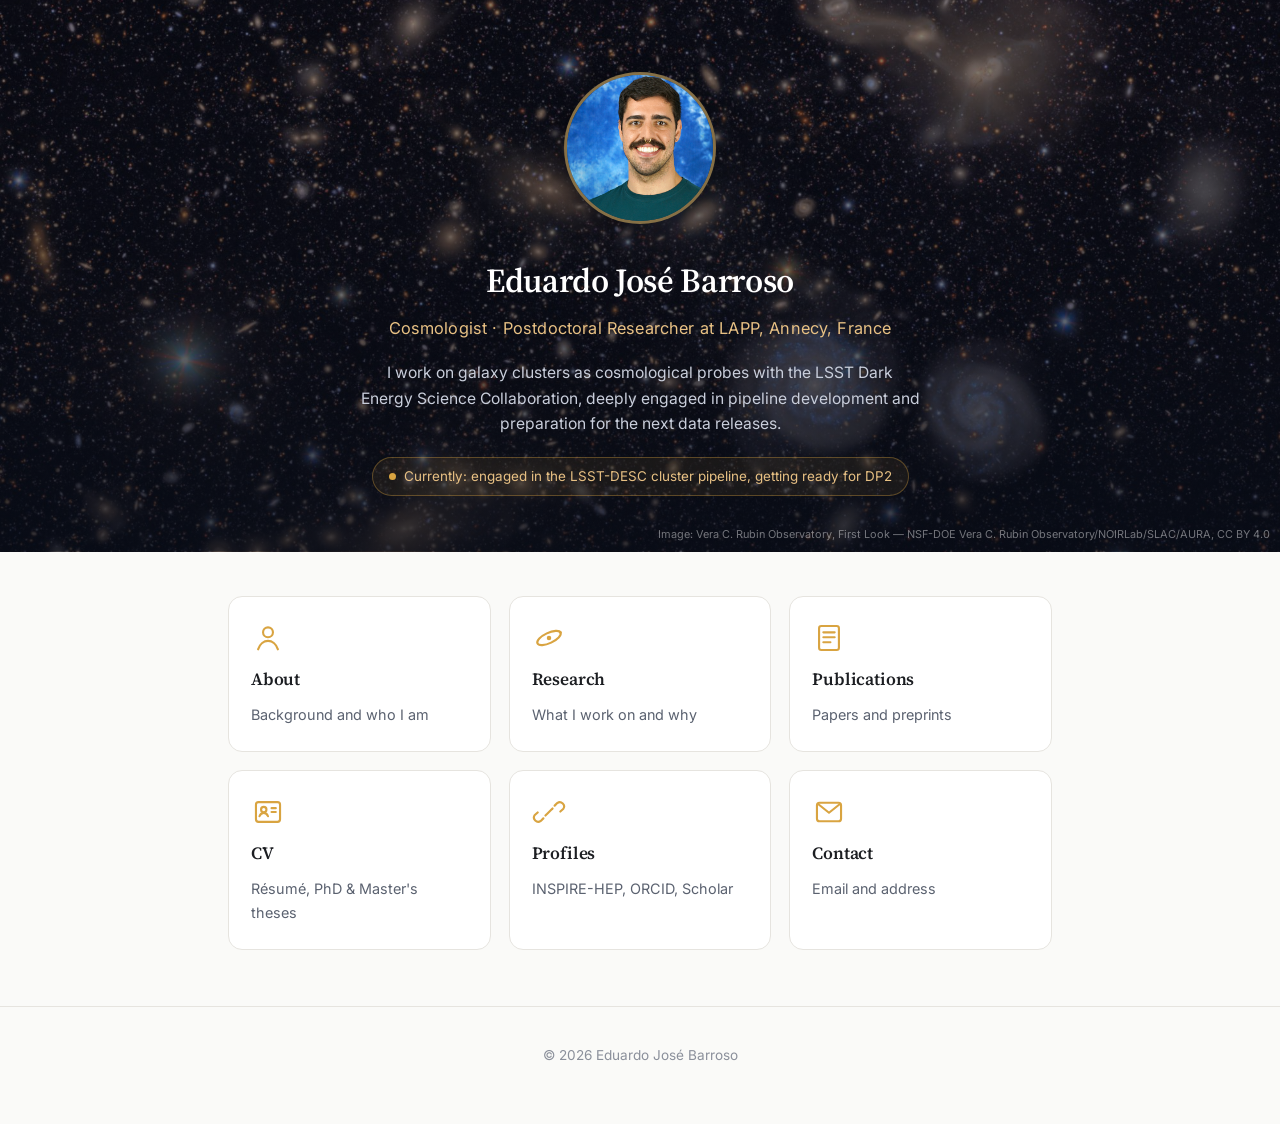
<file: index.html>
<!DOCTYPE html>
<html lang="en">
<head>
<meta charset="UTF-8">
<meta name="viewport" content="width=device-width, initial-scale=1.0">

<title>Eduardo José Barroso — Cosmologist, LAPP Annecy</title>
<meta name="description" content="Eduardo José Barroso is a cosmologist at LAPP (Laboratoire d'Annecy de Physique des Particules), Annecy, France. Research, publications, CV and contact information.">
<meta name="author" content="Eduardo José Barroso">
<link rel="canonical" href="https://eduardojsbarroso.github.io/">

<meta property="og:type" content="profile">
<meta property="og:title" content="Eduardo José Barroso — Cosmologist, LAPP Annecy">
<meta property="og:description" content="Cosmologist at LAPP (Laboratoire d'Annecy de Physique des Particules), Annecy, France.">
<meta property="og:url" content="https://eduardojsbarroso.github.io/">
<meta property="og:image" content="https://eduardojsbarroso.github.io/assets/photo.jpg">

<link rel="icon" href="data:image/svg+xml,<svg xmlns=%22http://www.w3.org/2000/svg%22 viewBox=%220 0 100 100%22><text y=%22.9em%22 font-size=%2290%22>🌌</text></svg>">

<link rel="preconnect" href="https://fonts.googleapis.com">
<link rel="preconnect" href="https://fonts.gstatic.com" crossorigin>
<link href="https://fonts.googleapis.com/css2?family=Source+Serif+4:wght@500;600&family=Inter:wght@400;500;600&display=swap" rel="stylesheet">
<link rel="stylesheet" href="assets/style.css">

<script type="application/ld+json">
{
  "@context": "https://schema.org",
  "@type": "Person",
  "name": "Eduardo José Barroso",
  "jobTitle": "Cosmologist",
  "affiliation": {
    "@type": "Organization",
    "name": "LAPP - Laboratoire d'Annecy de Physique des Particules",
    "address": {
      "@type": "PostalAddress",
      "addressLocality": "Annecy",
      "addressCountry": "FR"
    }
  },
  "url": "https://eduardojsbarroso.github.io/",
  "sameAs": [
    "https://inspirehep.net/authors/2645771",
    "https://orcid.org/0000-0002-7988-9249",
    "https://scholar.google.com/citations?view_op=list_works&hl=en&user=6iZSuTkAAAAJ",
    "https://github.com/eduardojsbarroso",
    "https://buscatextual.cnpq.br/buscatextual/visualizacv.do?id=K8264416Z4"
  ]
}
</script>
</head>
<body>

<section class="hero">
  <div class="wrap">
    <img class="avatar" src="assets/photo.jpg" alt="Photo of Eduardo José Barroso" onerror="this.src='assets/avatar-placeholder.svg'">
    <h1>Eduardo José Barroso</h1>
    <p class="tagline">Cosmologist · Postdoctoral Researcher at LAPP, Annecy, France</p>
    <p class="intro">
      I work on galaxy clusters as cosmological probes with the LSST Dark Energy
      Science Collaboration, deeply engaged in pipeline development and
      preparation for the next data releases.
    </p>
    <p class="status-chip"><span class="status-dot"></span>Currently: engaged in the LSST-DESC cluster pipeline, getting ready for DP2</p>
  </div>
  <a class="hero-credit" href="https://rubin.canto.com/v/RubinFirstLook/album/P2QMF" target="_blank" rel="noopener">Image: Vera C. Rubin Observatory, First Look — NSF-DOE Vera C. Rubin Observatory/NOIRLab/SLAC/AURA, CC BY 4.0</a>
</section>

<main class="wrap">
  <div class="card-grid">

    <a class="card" href="about.html">
      <svg class="icon" viewBox="0 0 24 24" fill="none" stroke="currentColor" stroke-width="1.5" stroke-linecap="round" stroke-linejoin="round"><circle cx="12" cy="8" r="3.5"/><path d="M5 20c1.2-4 4.2-6 7-6s5.8 2 7 6"/></svg>
      <h2>About</h2>
      <p>Background and who I am</p>
    </a>

    <a class="card" href="research.html">
      <svg class="icon" viewBox="0 0 24 24" fill="none" stroke="currentColor" stroke-width="1.5" stroke-linecap="round" stroke-linejoin="round"><ellipse cx="12" cy="12" rx="9" ry="3.6" transform="rotate(-25 12 12)"/><circle cx="12" cy="12" r="1.6" fill="currentColor" stroke="none"/><circle cx="20" cy="8" r="1" fill="currentColor" stroke="none"/></svg>
      <h2>Research</h2>
      <p>What I work on and why</p>
    </a>

    <a class="card" href="publications.html">
      <svg class="icon" viewBox="0 0 24 24" fill="none" stroke="currentColor" stroke-width="1.5" stroke-linecap="round" stroke-linejoin="round"><rect x="5" y="3.5" width="14" height="17" rx="1.6"/><line x1="8" y1="8" x2="16" y2="8"/><line x1="8" y1="11.5" x2="16" y2="11.5"/><line x1="8" y1="15" x2="13" y2="15"/></svg>
      <h2>Publications</h2>
      <p>Papers and preprints</p>
    </a>

    <a class="card" href="cv.html">
      <svg class="icon" viewBox="0 0 24 24" fill="none" stroke="currentColor" stroke-width="1.5" stroke-linecap="round" stroke-linejoin="round"><rect x="3.5" y="5" width="17" height="14" rx="1.8"/><circle cx="9" cy="10.3" r="1.9"/><path d="M6 15c0.6-1.6 1.8-2.4 3-2.4s2.4 0.8 3 2.4"/><line x1="14.5" y1="9.3" x2="17.5" y2="9.3"/><line x1="14.5" y1="12" x2="17.5" y2="12"/></svg>
      <h2>CV</h2>
      <p>Résumé, PhD &amp; Master's theses</p>
    </a>

    <a class="card" href="profiles.html">
      <svg class="icon" viewBox="0 0 24 24" fill="none" stroke="currentColor" stroke-width="1.5" stroke-linecap="round" stroke-linejoin="round"><path d="M9.5 14.5l5-5"/><path d="M8 16.5l-1.8 1.8a3 3 0 0 1-4.2-4.2L4 12.3"/><path d="M16 7.5l1.8-1.8a3 3 0 0 1 4.2 4.2L20 11.7"/></svg>
      <h2>Profiles</h2>
      <p>INSPIRE-HEP, ORCID, Scholar</p>
    </a>

    <a class="card" href="contact.html">
      <svg class="icon" viewBox="0 0 24 24" fill="none" stroke="currentColor" stroke-width="1.5" stroke-linecap="round" stroke-linejoin="round"><rect x="3.5" y="5.5" width="17" height="13" rx="1.8"/><path d="M4.5 6.5l7.5 6 7.5-6"/></svg>
      <h2>Contact</h2>
      <p>Email and address</p>
    </a>

  </div>
</main>

<footer class="site-footer">
  <div class="wrap"><p>&copy; <span class="year"></span> Eduardo José Barroso</p></div>
</footer>

<script>
  document.querySelectorAll('.year').forEach(function (el) {
    el.textContent = new Date().getFullYear();
  });
</script>

</body>
</html>
</file>
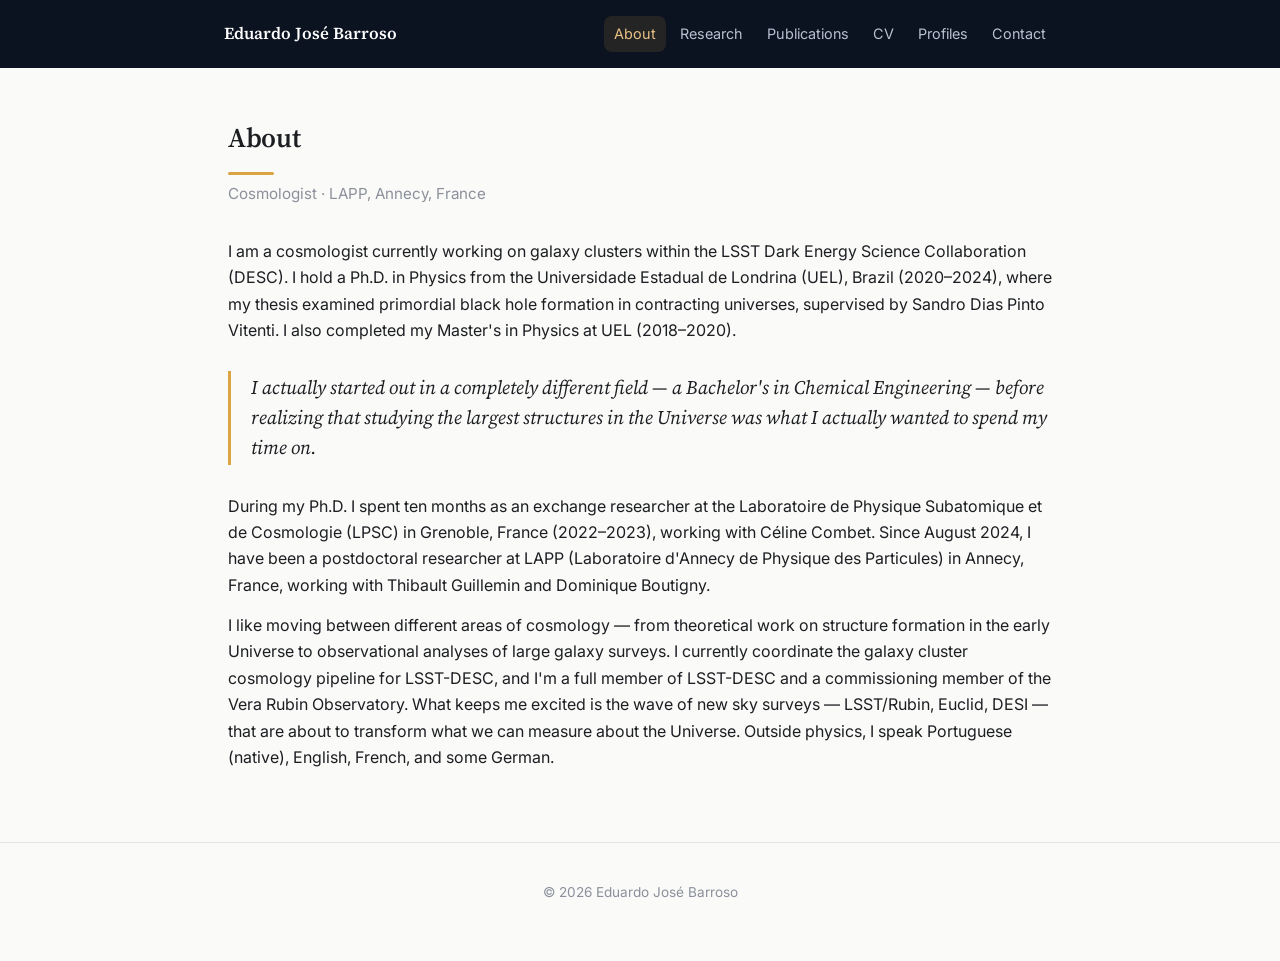
<file: about.html>
<!DOCTYPE html>
<html lang="en">
<head>
<meta charset="UTF-8">
<meta name="viewport" content="width=device-width, initial-scale=1.0">
<title>About — Eduardo José Barroso</title>
<meta name="description" content="About Eduardo José Barroso, cosmologist at LAPP, Annecy, France.">
<link rel="canonical" href="https://eduardojsbarroso.github.io/about.html">
<link rel="icon" href="data:image/svg+xml,<svg xmlns=%22http://www.w3.org/2000/svg%22 viewBox=%220 0 100 100%22><text y=%22.9em%22 font-size=%2290%22>🌌</text></svg>">
<link rel="preconnect" href="https://fonts.googleapis.com">
<link rel="preconnect" href="https://fonts.gstatic.com" crossorigin>
<link href="https://fonts.googleapis.com/css2?family=Source+Serif+4:wght@500;600&family=Inter:wght@400;500;600&display=swap" rel="stylesheet">
<link rel="stylesheet" href="assets/style.css">
</head>
<body>

<div class="topnav">
  <div class="wrap">
    <a class="brand" href="index.html">Eduardo José Barroso</a>
    <nav>
      <a href="about.html" class="active">About</a>
      <a href="research.html">Research</a>
      <a href="publications.html">Publications</a>
      <a href="cv.html">CV</a>
      <a href="profiles.html">Profiles</a>
      <a href="contact.html">Contact</a>
    </nav>
  </div>
</div>

<main class="page wrap">
  <h1>About</h1>
  <p class="page-sub">Cosmologist · LAPP, Annecy, France</p>

  <section>
    <p>
      I am a cosmologist currently working on galaxy clusters within the LSST
      Dark Energy Science Collaboration (DESC). I hold a Ph.D. in Physics from
      the Universidade Estadual de Londrina (UEL), Brazil (2020–2024), where my
      thesis examined primordial black hole formation in contracting universes,
      supervised by Sandro Dias Pinto Vitenti. I also completed my Master's in
      Physics at UEL (2018–2020).
    </p>

    <blockquote class="pull-quote">
      I actually started out in a completely different field — a Bachelor's
      in Chemical Engineering — before realizing that studying the largest
      structures in the Universe was what I actually wanted to spend my
      time on.
    </blockquote>

    <p>
      During my Ph.D. I spent ten months as an exchange researcher at the
      Laboratoire de Physique Subatomique et de Cosmologie (LPSC) in Grenoble,
      France (2022–2023), working with Céline Combet. Since August 2024, I have
      been a postdoctoral researcher at LAPP (Laboratoire d'Annecy de Physique
      des Particules) in Annecy, France, working with Thibault Guillemin and
      Dominique Boutigny.
    </p>
    <p>
      I like moving between different areas of cosmology — from theoretical
      work on structure formation in the early Universe to observational
      analyses of large galaxy surveys. I currently coordinate the galaxy
      cluster cosmology pipeline for LSST-DESC, and I'm a full member of
      LSST-DESC and a commissioning member of the Vera Rubin Observatory.
      What keeps me excited is the wave of new sky surveys — LSST/Rubin,
      Euclid, DESI — that are about to transform what we can measure about
      the Universe. Outside physics, I speak Portuguese (native), English,
      French, and some German.
    </p>
  </section>
</main>

<footer class="site-footer">
  <div class="wrap"><p>&copy; <span class="year"></span> Eduardo José Barroso</p></div>
</footer>

<script>
  document.querySelectorAll('.year').forEach(function (el) {
    el.textContent = new Date().getFullYear();
  });
</script>

</body>
</html>
</file>
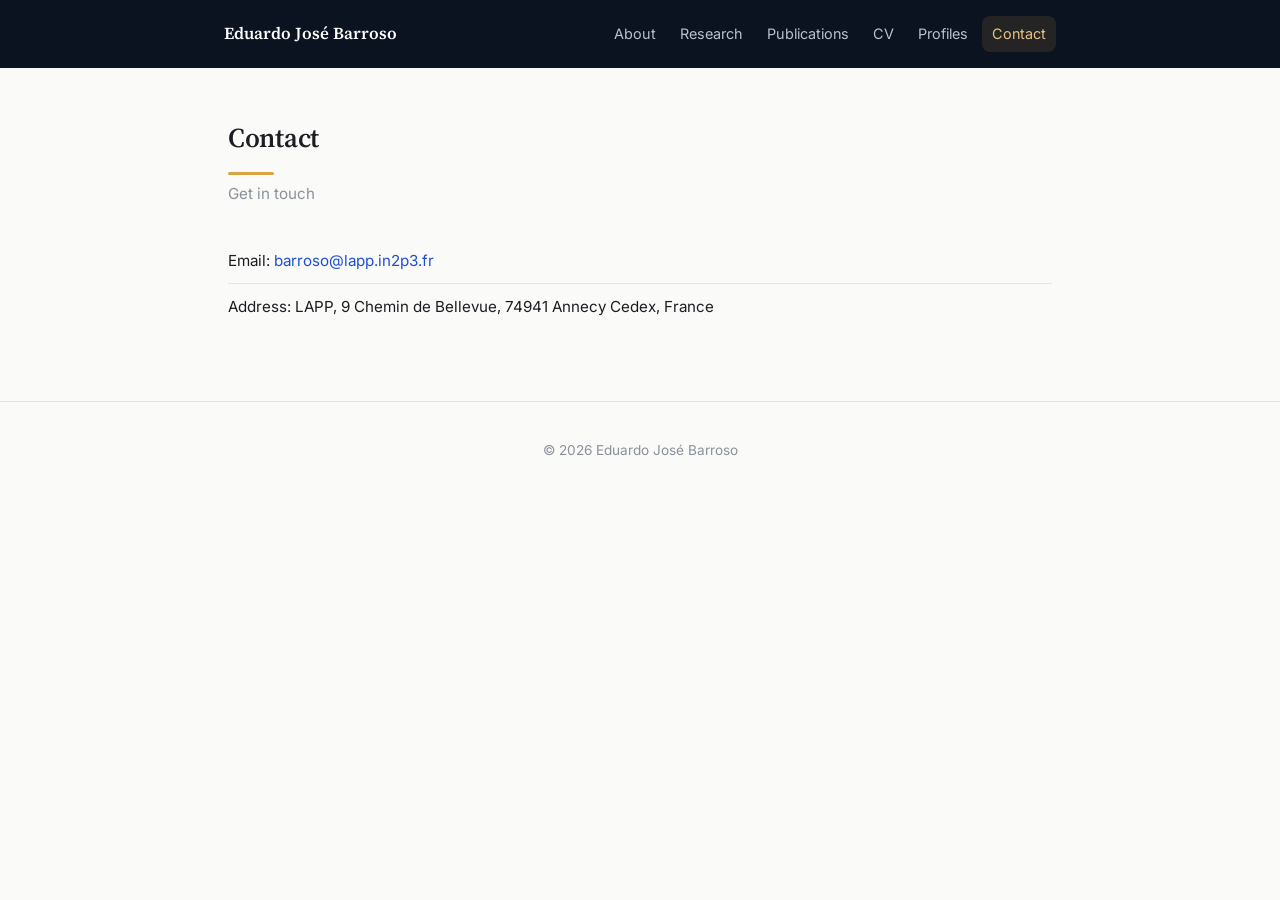
<file: contact.html>
<!DOCTYPE html>
<html lang="en">
<head>
<meta charset="UTF-8">
<meta name="viewport" content="width=device-width, initial-scale=1.0">
<title>Contact — Eduardo José Barroso</title>
<meta name="description" content="Contact Eduardo José Barroso, cosmologist at LAPP, Annecy, France.">
<link rel="canonical" href="https://eduardojsbarroso.github.io/contact.html">
<link rel="icon" href="data:image/svg+xml,<svg xmlns=%22http://www.w3.org/2000/svg%22 viewBox=%220 0 100 100%22><text y=%22.9em%22 font-size=%2290%22>🌌</text></svg>">
<link rel="preconnect" href="https://fonts.googleapis.com">
<link rel="preconnect" href="https://fonts.gstatic.com" crossorigin>
<link href="https://fonts.googleapis.com/css2?family=Source+Serif+4:wght@500;600&family=Inter:wght@400;500;600&display=swap" rel="stylesheet">
<link rel="stylesheet" href="assets/style.css">
</head>
<body>

<div class="topnav">
  <div class="wrap">
    <a class="brand" href="index.html">Eduardo José Barroso</a>
    <nav>
      <a href="about.html">About</a>
      <a href="research.html">Research</a>
      <a href="publications.html">Publications</a>
      <a href="cv.html">CV</a>
      <a href="profiles.html">Profiles</a>
      <a href="contact.html" class="active">Contact</a>
    </nav>
  </div>
</div>

<main class="page wrap">
  <h1>Contact</h1>
  <p class="page-sub">Get in touch</p>

  <section>
    <ul class="contact-list">
      <li>Email: <a href="mailto:barroso@lapp.in2p3.fr">barroso@lapp.in2p3.fr</a></li>
      <li>Address: LAPP, 9 Chemin de Bellevue, 74941 Annecy Cedex, France</li>
    </ul>
  </section>
</main>

<footer class="site-footer">
  <div class="wrap"><p>&copy; <span class="year"></span> Eduardo José Barroso</p></div>
</footer>

<script>
  document.querySelectorAll('.year').forEach(function (el) {
    el.textContent = new Date().getFullYear();
  });
</script>

</body>
</html>
</file>
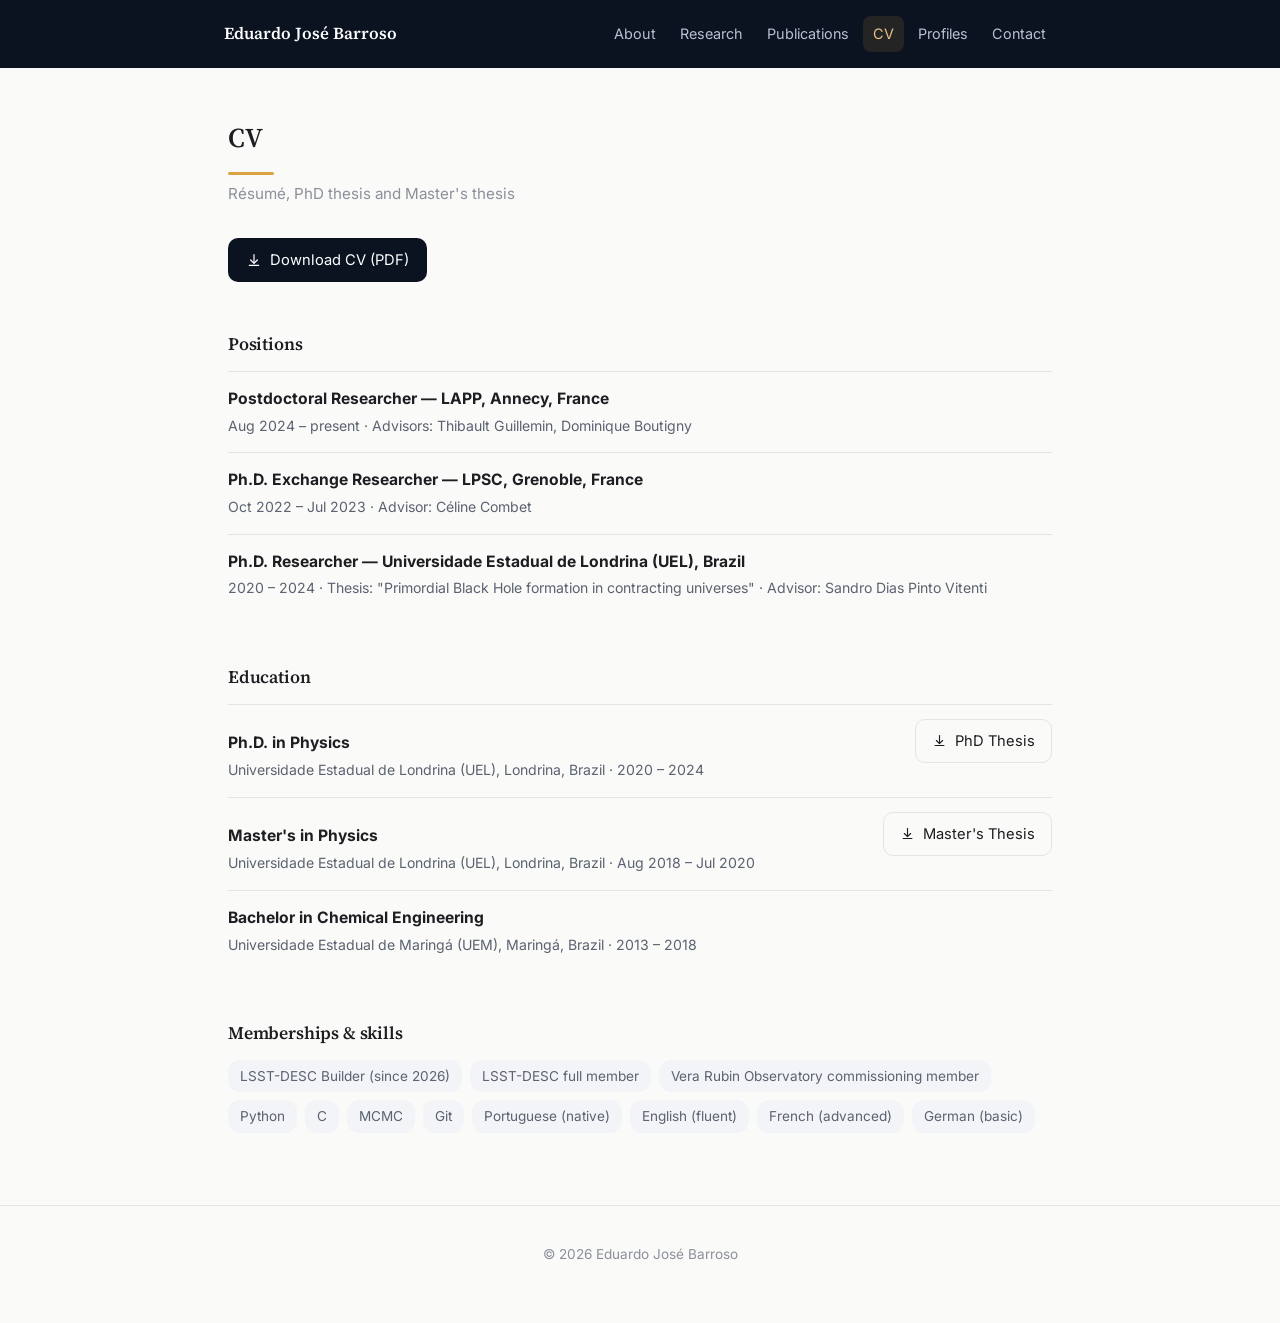
<file: cv.html>
<!DOCTYPE html>
<html lang="en">
<head>
<meta charset="UTF-8">
<meta name="viewport" content="width=device-width, initial-scale=1.0">
<title>CV — Eduardo José Barroso</title>
<meta name="description" content="CV, PhD thesis and Master's thesis of Eduardo José Barroso, cosmologist at LAPP, Annecy, France.">
<link rel="canonical" href="https://eduardojsbarroso.github.io/cv.html">
<link rel="icon" href="data:image/svg+xml,<svg xmlns=%22http://www.w3.org/2000/svg%22 viewBox=%220 0 100 100%22><text y=%22.9em%22 font-size=%2290%22>🌌</text></svg>">
<link rel="preconnect" href="https://fonts.googleapis.com">
<link rel="preconnect" href="https://fonts.gstatic.com" crossorigin>
<link href="https://fonts.googleapis.com/css2?family=Source+Serif+4:wght@500;600&family=Inter:wght@400;500;600&display=swap" rel="stylesheet">
<link rel="stylesheet" href="assets/style.css">
</head>
<body>

<div class="topnav">
  <div class="wrap">
    <a class="brand" href="index.html">Eduardo José Barroso</a>
    <nav>
      <a href="about.html">About</a>
      <a href="research.html">Research</a>
      <a href="publications.html">Publications</a>
      <a href="cv.html" class="active">CV</a>
      <a href="profiles.html">Profiles</a>
      <a href="contact.html">Contact</a>
    </nav>
  </div>
</div>

<main class="page wrap">
  <h1>CV</h1>
  <p class="page-sub">Résumé, PhD thesis and Master's thesis</p>

  <section>
    <div class="btn-row">
      <a class="btn" href="assets/CV.pdf">
        <svg width="16" height="16" viewBox="0 0 24 24" fill="none" stroke="currentColor" stroke-width="1.8" stroke-linecap="round" stroke-linejoin="round"><path d="M12 4v12"/><path d="M7 12l5 5 5-5"/><path d="M5 20h14"/></svg>
        Download CV (PDF)
      </a>
    </div>
  </section>

  <section>
    <h2>Positions</h2>
    <div class="entry">
      <div class="entry-main">
        <strong>Postdoctoral Researcher — LAPP, Annecy, France</strong>
        <span>Aug 2024 – present · Advisors: Thibault Guillemin, Dominique Boutigny</span>
      </div>
    </div>
    <div class="entry">
      <div class="entry-main">
        <strong>Ph.D. Exchange Researcher — LPSC, Grenoble, France</strong>
        <span>Oct 2022 – Jul 2023 · Advisor: Céline Combet</span>
      </div>
    </div>
    <div class="entry">
      <div class="entry-main">
        <strong>Ph.D. Researcher — Universidade Estadual de Londrina (UEL), Brazil</strong>
        <span>2020 – 2024 · Thesis: "Primordial Black Hole formation in contracting universes" · Advisor: Sandro Dias Pinto Vitenti</span>
      </div>
    </div>
  </section>

  <section>
    <h2>Education</h2>
    <div class="entry">
      <div class="entry-main">
        <strong>Ph.D. in Physics</strong>
        <span>Universidade Estadual de Londrina (UEL), Londrina, Brazil · 2020 – 2024</span>
      </div>
      <div>
        <a class="btn-outline" href="assets/thesis-phd.pdf">
          <svg width="15" height="15" viewBox="0 0 24 24" fill="none" stroke="currentColor" stroke-width="1.8" stroke-linecap="round" stroke-linejoin="round"><path d="M12 4v12"/><path d="M7 12l5 5 5-5"/><path d="M5 20h14"/></svg>
          PhD Thesis
        </a>
      </div>
    </div>
    <div class="entry">
      <div class="entry-main">
        <strong>Master's in Physics</strong>
        <span>Universidade Estadual de Londrina (UEL), Londrina, Brazil · Aug 2018 – Jul 2020</span>
      </div>
      <div>
        <a class="btn-outline" href="assets/thesis-msc.pdf">
          <svg width="15" height="15" viewBox="0 0 24 24" fill="none" stroke="currentColor" stroke-width="1.8" stroke-linecap="round" stroke-linejoin="round"><path d="M12 4v12"/><path d="M7 12l5 5 5-5"/><path d="M5 20h14"/></svg>
          Master's Thesis
        </a>
      </div>
    </div>
    <div class="entry">
      <div class="entry-main">
        <strong>Bachelor in Chemical Engineering</strong>
        <span>Universidade Estadual de Maringá (UEM), Maringá, Brazil · 2013 – 2018</span>
      </div>
    </div>
  </section>

  <section>
    <h2>Memberships &amp; skills</h2>
    <ul class="keywords">
      <li>LSST-DESC Builder (since 2026)</li>
      <li>LSST-DESC full member</li>
      <li>Vera Rubin Observatory commissioning member</li>
      <li>Python</li>
      <li>C</li>
      <li>MCMC</li>
      <li>Git</li>
      <li>Portuguese (native)</li>
      <li>English (fluent)</li>
      <li>French (advanced)</li>
      <li>German (basic)</li>
    </ul>
  </section>
</main>

<footer class="site-footer">
  <div class="wrap"><p>&copy; <span class="year"></span> Eduardo José Barroso</p></div>
</footer>

<script>
  document.querySelectorAll('.year').forEach(function (el) {
    el.textContent = new Date().getFullYear();
  });
</script>

</body>
</html>
</file>
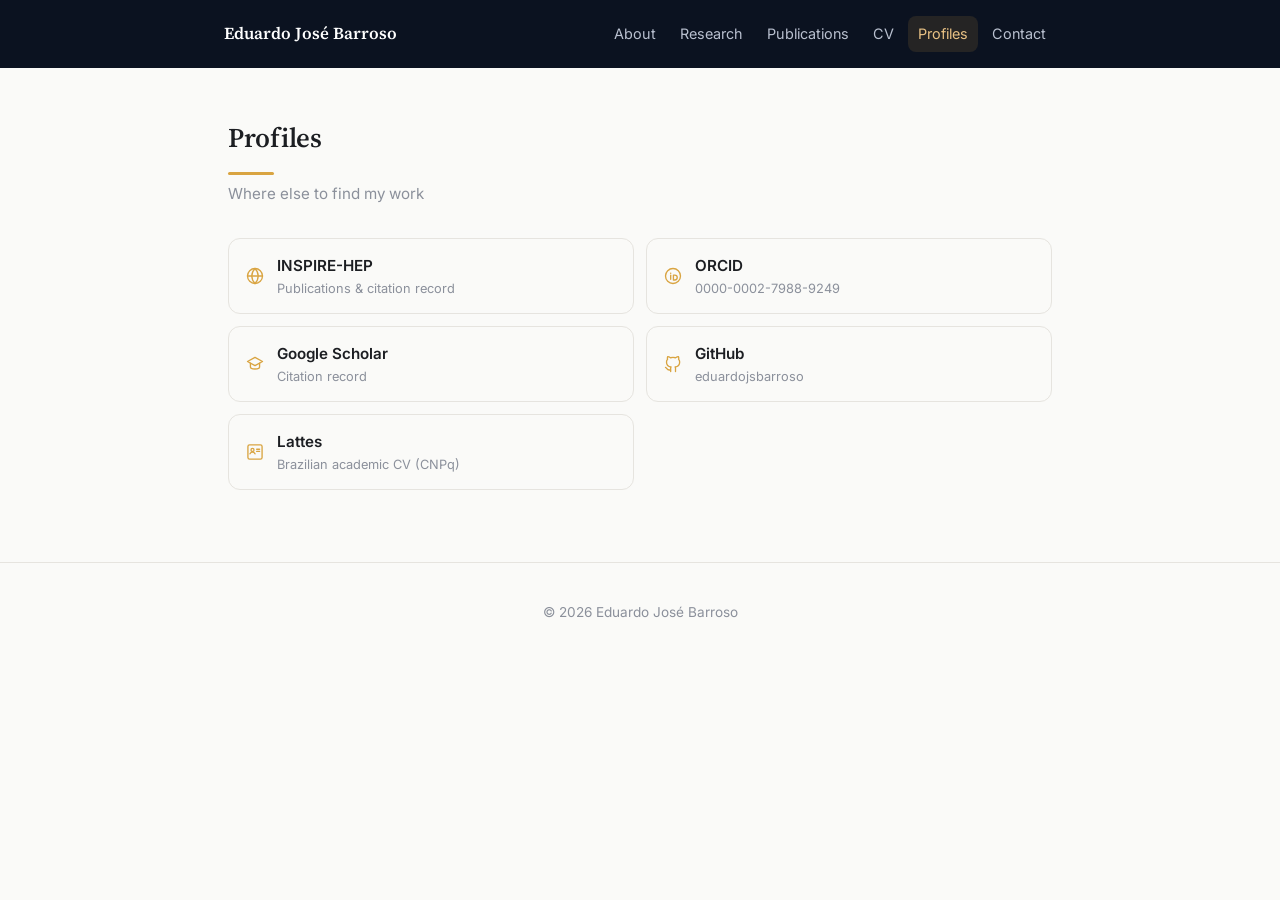
<file: profiles.html>
<!DOCTYPE html>
<html lang="en">
<head>
<meta charset="UTF-8">
<meta name="viewport" content="width=device-width, initial-scale=1.0">
<title>Profiles — Eduardo José Barroso</title>
<meta name="description" content="Academic profiles of Eduardo José Barroso: INSPIRE-HEP, ORCID, Google Scholar, GitHub.">
<link rel="canonical" href="https://eduardojsbarroso.github.io/profiles.html">
<link rel="icon" href="data:image/svg+xml,<svg xmlns=%22http://www.w3.org/2000/svg%22 viewBox=%220 0 100 100%22><text y=%22.9em%22 font-size=%2290%22>🌌</text></svg>">
<link rel="preconnect" href="https://fonts.googleapis.com">
<link rel="preconnect" href="https://fonts.gstatic.com" crossorigin>
<link href="https://fonts.googleapis.com/css2?family=Source+Serif+4:wght@500;600&family=Inter:wght@400;500;600&display=swap" rel="stylesheet">
<link rel="stylesheet" href="assets/style.css">
</head>
<body>

<div class="topnav">
  <div class="wrap">
    <a class="brand" href="index.html">Eduardo José Barroso</a>
    <nav>
      <a href="about.html">About</a>
      <a href="research.html">Research</a>
      <a href="publications.html">Publications</a>
      <a href="cv.html">CV</a>
      <a href="profiles.html" class="active">Profiles</a>
      <a href="contact.html">Contact</a>
    </nav>
  </div>
</div>

<main class="page wrap">
  <h1>Profiles</h1>
  <p class="page-sub">Where else to find my work</p>

  <section>
    <div class="profile-grid">

      <a class="profile-link" href="https://inspirehep.net/authors/2645771" target="_blank" rel="noopener">
        <svg class="icon" viewBox="0 0 24 24" fill="none" stroke="currentColor" stroke-width="1.6" stroke-linecap="round" stroke-linejoin="round"><circle cx="12" cy="12" r="9"/><path d="M3 12h18"/><path d="M12 3c2.5 2.5 3.8 5.8 3.8 9s-1.3 6.5-3.8 9c-2.5-2.5-3.8-5.8-3.8-9s1.3-6.5 3.8-9z"/></svg>
        <span>
          <span class="label">INSPIRE-HEP</span>
          <span class="sub">Publications &amp; citation record</span>
        </span>
      </a>

      <a class="profile-link" href="https://orcid.org/0000-0002-7988-9249" target="_blank" rel="noopener">
        <svg class="icon" viewBox="0 0 24 24" fill="none" stroke="currentColor" stroke-width="1.6" stroke-linecap="round" stroke-linejoin="round"><circle cx="12" cy="12" r="9"/><circle cx="9.2" cy="8.6" r="0.9" fill="currentColor" stroke="none"/><line x1="9.2" y1="11" x2="9.2" y2="16"/><path d="M12.5 11h1.7a2.9 2.9 0 0 1 0 5.8h-1.7z"/></svg>
        <span>
          <span class="label">ORCID</span>
          <span class="sub">0000-0002-7988-9249</span>
        </span>
      </a>

      <a class="profile-link" href="https://scholar.google.com/citations?view_op=list_works&hl=en&user=6iZSuTkAAAAJ" target="_blank" rel="noopener">
        <svg class="icon" viewBox="0 0 24 24" fill="none" stroke="currentColor" stroke-width="1.6" stroke-linecap="round" stroke-linejoin="round"><path d="M12 4l9 5-9 5-9-5 9-5z"/><path d="M6.5 11v4.5c0 1.4 2.5 2.5 5.5 2.5s5.5-1.1 5.5-2.5V11"/></svg>
        <span>
          <span class="label">Google Scholar</span>
          <span class="sub">Citation record</span>
        </span>
      </a>

      <a class="profile-link" href="https://github.com/eduardojsbarroso" target="_blank" rel="noopener">
        <svg class="icon" viewBox="0 0 24 24" fill="none" stroke="currentColor" stroke-width="1.6" stroke-linecap="round" stroke-linejoin="round"><path d="M9 19c-4.3 1.4-4.3-2.5-6-3m12 5v-3.4c0-1 .1-1.4-.5-2 2.8-.3 5.5-1.4 5.5-6a4.6 4.6 0 0 0-1.3-3.2 4.2 4.2 0 0 0-.1-3.2s-1.1-.3-3.5 1.3a12.3 12.3 0 0 0-6.2 0C6.7 2.9 5.6 3.2 5.6 3.2a4.2 4.2 0 0 0-.1 3.2A4.6 4.6 0 0 0 4.2 9.6c0 4.6 2.7 5.7 5.5 6-.6.6-.6 1.2-.5 2V21"/></svg>
        <span>
          <span class="label">GitHub</span>
          <span class="sub">eduardojsbarroso</span>
        </span>
      </a>

      <a class="profile-link" href="https://buscatextual.cnpq.br/buscatextual/visualizacv.do?id=K8264416Z4" target="_blank" rel="noopener">
        <svg class="icon" viewBox="0 0 24 24" fill="none" stroke="currentColor" stroke-width="1.6" stroke-linecap="round" stroke-linejoin="round"><rect x="3.5" y="3.5" width="17" height="17" rx="2"/><circle cx="9" cy="9.5" r="1.8"/><path d="M6 14.2c0.6-1.4 1.7-2.1 3-2.1s2.4 0.7 3 2.1"/><line x1="14" y1="8.7" x2="17.5" y2="8.7"/><line x1="14" y1="11.3" x2="17.5" y2="11.3"/></svg>
        <span>
          <span class="label">Lattes</span>
          <span class="sub">Brazilian academic CV (CNPq)</span>
        </span>
      </a>

    </div>
  </section>
</main>

<footer class="site-footer">
  <div class="wrap"><p>&copy; <span class="year"></span> Eduardo José Barroso</p></div>
</footer>

<script>
  document.querySelectorAll('.year').forEach(function (el) {
    el.textContent = new Date().getFullYear();
  });
</script>

</body>
</html>
</file>
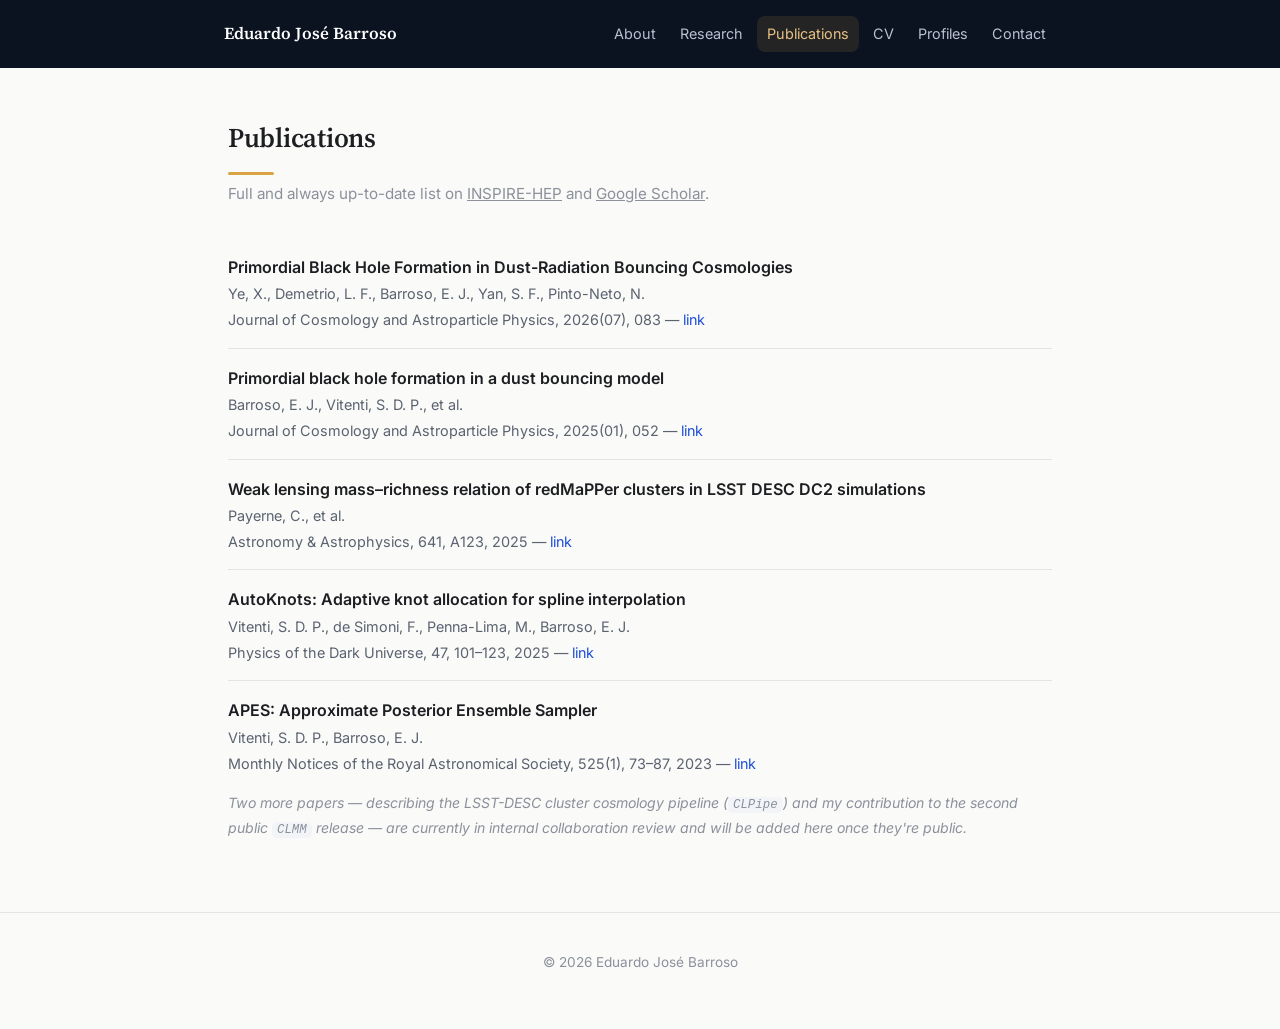
<file: publications.html>
<!DOCTYPE html>
<html lang="en">
<head>
<meta charset="UTF-8">
<meta name="viewport" content="width=device-width, initial-scale=1.0">
<title>Publications — Eduardo José Barroso</title>
<meta name="description" content="Publications by Eduardo José Barroso, cosmologist at LAPP, Annecy, France.">
<link rel="canonical" href="https://eduardojsbarroso.github.io/publications.html">
<link rel="icon" href="data:image/svg+xml,<svg xmlns=%22http://www.w3.org/2000/svg%22 viewBox=%220 0 100 100%22><text y=%22.9em%22 font-size=%2290%22>🌌</text></svg>">
<link rel="preconnect" href="https://fonts.googleapis.com">
<link rel="preconnect" href="https://fonts.gstatic.com" crossorigin>
<link href="https://fonts.googleapis.com/css2?family=Source+Serif+4:wght@500;600&family=Inter:wght@400;500;600&display=swap" rel="stylesheet">
<link rel="stylesheet" href="assets/style.css">
</head>
<body>

<div class="topnav">
  <div class="wrap">
    <a class="brand" href="index.html">Eduardo José Barroso</a>
    <nav>
      <a href="about.html">About</a>
      <a href="research.html">Research</a>
      <a href="publications.html" class="active">Publications</a>
      <a href="cv.html">CV</a>
      <a href="profiles.html">Profiles</a>
      <a href="contact.html">Contact</a>
    </nav>
  </div>
</div>

<main class="page wrap">
  <h1>Publications</h1>
  <p class="page-sub">
    Full and always up-to-date list on
    <a href="https://inspirehep.net/authors/2645771" target="_blank" rel="noopener">INSPIRE-HEP</a>
    and <a href="https://scholar.google.com/citations?view_op=list_works&hl=en&user=6iZSuTkAAAAJ" target="_blank" rel="noopener">Google Scholar</a>.
  </p>

  <section>
    <ol class="pub-list" style="list-style: none; padding-left: 0;">
      <li>
        <span class="pub-title">Primordial Black Hole Formation in Dust-Radiation Bouncing Cosmologies</span>
        <span class="pub-authors">Ye, X., Demetrio, L. F., Barroso, E. J., Yan, S. F., Pinto-Neto, N.</span>
        <span class="pub-venue">Journal of Cosmology and Astroparticle Physics, 2026(07), 083 — <a href="https://iopscience.iop.org/article/10.1088/1475-7516/2026/07/083" target="_blank" rel="noopener">link</a></span>
      </li>
      <li>
        <span class="pub-title">Primordial black hole formation in a dust bouncing model</span>
        <span class="pub-authors">Barroso, E. J., Vitenti, S. D. P., et al.</span>
        <span class="pub-venue">Journal of Cosmology and Astroparticle Physics, 2025(01), 052 — <a href="https://iopscience.iop.org/article/10.1088/1475-7516/2025/01/052" target="_blank" rel="noopener">link</a></span>
      </li>
      <li>
        <span class="pub-title">Weak lensing mass–richness relation of redMaPPer clusters in LSST DESC DC2 simulations</span>
        <span class="pub-authors">Payerne, C., et al.</span>
        <span class="pub-venue">Astronomy &amp; Astrophysics, 641, A123, 2025 — <a href="https://www.aanda.org/articles/aa/abs/2025/08/aa54107-25/aa54107-25.html" target="_blank" rel="noopener">link</a></span>
      </li>
      <li>
        <span class="pub-title">AutoKnots: Adaptive knot allocation for spline interpolation</span>
        <span class="pub-authors">Vitenti, S. D. P., de Simoni, F., Penna-Lima, M., Barroso, E. J.</span>
        <span class="pub-venue">Physics of the Dark Universe, 47, 101–123, 2025 — <a href="https://www.sciencedirect.com/science/article/abs/pii/S2213133725000435" target="_blank" rel="noopener">link</a></span>
      </li>
      <li>
        <span class="pub-title">APES: Approximate Posterior Ensemble Sampler</span>
        <span class="pub-authors">Vitenti, S. D. P., Barroso, E. J.</span>
        <span class="pub-venue">Monthly Notices of the Royal Astronomical Society, 525(1), 73–87, 2023 — <a href="https://academic.oup.com/mnras/article/525/1/73/7231837" target="_blank" rel="noopener">link</a></span>
      </li>
    </ol>
    <p class="note">
      Two more papers — describing the LSST-DESC cluster cosmology pipeline
      (<code>CLPipe</code>) and my contribution to the second public
      <code>CLMM</code> release — are currently in internal collaboration
      review and will be added here once they're public.
    </p>
  </section>
</main>

<footer class="site-footer">
  <div class="wrap"><p>&copy; <span class="year"></span> Eduardo José Barroso</p></div>
</footer>

<script>
  document.querySelectorAll('.year').forEach(function (el) {
    el.textContent = new Date().getFullYear();
  });
</script>

</body>
</html>
</file>
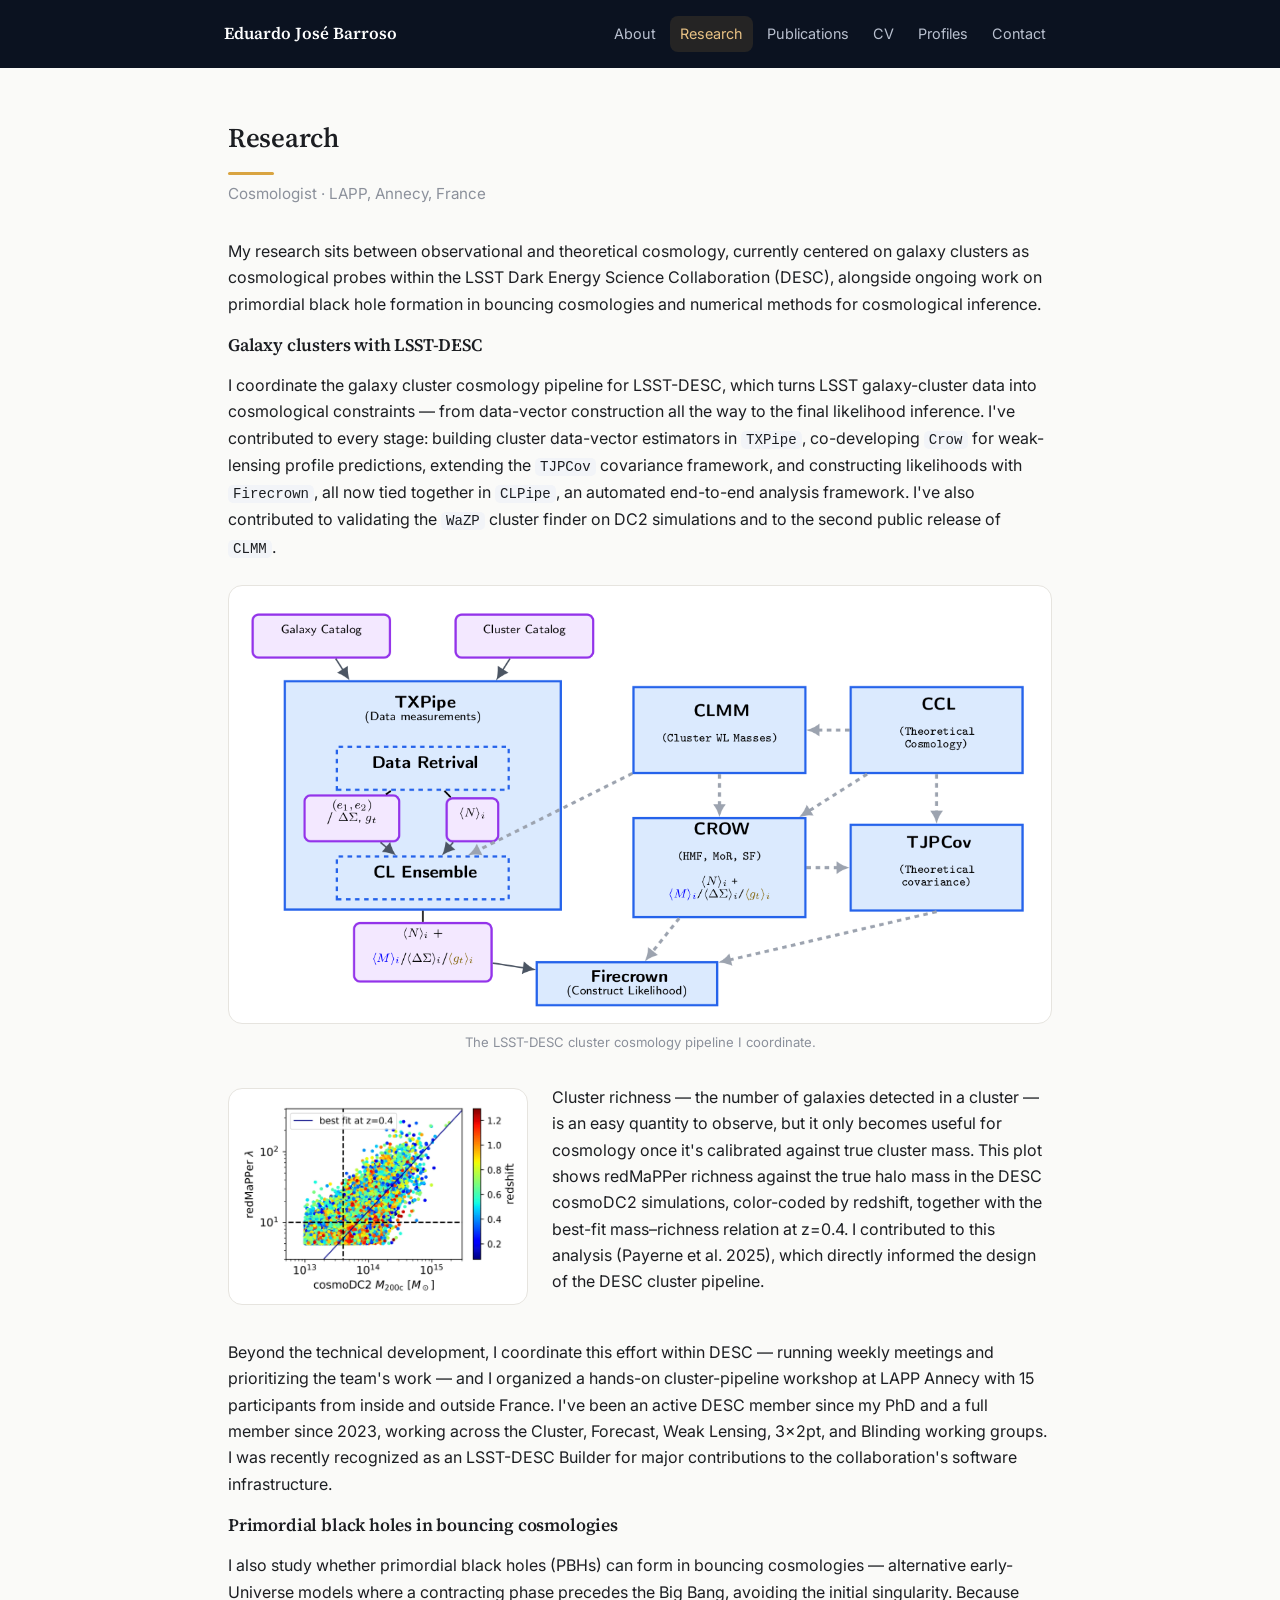
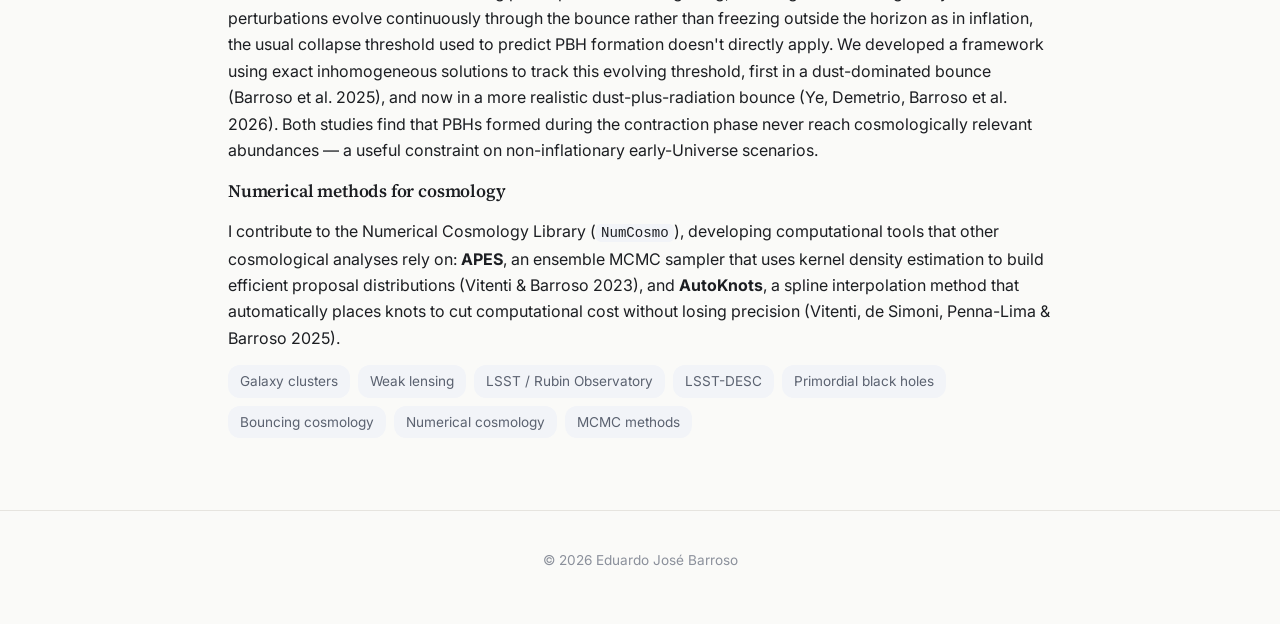
<file: research.html>
<!DOCTYPE html>
<html lang="en">
<head>
<meta charset="UTF-8">
<meta name="viewport" content="width=device-width, initial-scale=1.0">
<title>Research — Eduardo José Barroso</title>
<meta name="description" content="Research interests of Eduardo José Barroso, cosmologist at LAPP, Annecy, France.">
<link rel="canonical" href="https://eduardojsbarroso.github.io/research.html">
<link rel="icon" href="data:image/svg+xml,<svg xmlns=%22http://www.w3.org/2000/svg%22 viewBox=%220 0 100 100%22><text y=%22.9em%22 font-size=%2290%22>🌌</text></svg>">
<link rel="preconnect" href="https://fonts.googleapis.com">
<link rel="preconnect" href="https://fonts.gstatic.com" crossorigin>
<link href="https://fonts.googleapis.com/css2?family=Source+Serif+4:wght@500;600&family=Inter:wght@400;500;600&display=swap" rel="stylesheet">
<link rel="stylesheet" href="assets/style.css">
</head>
<body>

<div class="topnav">
  <div class="wrap">
    <a class="brand" href="index.html">Eduardo José Barroso</a>
    <nav>
      <a href="about.html">About</a>
      <a href="research.html" class="active">Research</a>
      <a href="publications.html">Publications</a>
      <a href="cv.html">CV</a>
      <a href="profiles.html">Profiles</a>
      <a href="contact.html">Contact</a>
    </nav>
  </div>
</div>

<main class="page wrap">
  <h1>Research</h1>
  <p class="page-sub">Cosmologist · LAPP, Annecy, France</p>

  <section>
    <p>
      My research sits between observational and theoretical cosmology,
      currently centered on galaxy clusters as cosmological probes within the
      LSST Dark Energy Science Collaboration (DESC), alongside ongoing work on
      primordial black hole formation in bouncing cosmologies and numerical
      methods for cosmological inference.
    </p>

    <h2>Galaxy clusters with LSST-DESC</h2>
    <p>
      I coordinate the galaxy cluster cosmology pipeline for LSST-DESC, which
      turns LSST galaxy-cluster data into cosmological constraints — from
      data-vector construction all the way to the final likelihood inference.
      I've contributed to every stage: building cluster data-vector estimators
      in <code>TXPipe</code>, co-developing <code>Crow</code> for weak-lensing
      profile predictions, extending the <code>TJPCov</code> covariance
      framework, and constructing likelihoods with <code>Firecrown</code>, all
      now tied together in <code>CLPipe</code>, an automated end-to-end
      analysis framework. I've also contributed to validating the
      <code>WaZP</code> cluster finder on DC2 simulations and to the second
      public release of <code>CLMM</code>.
    </p>

    <figure class="pipeline-figure">
      <img src="assets/cluster-pipeline-diagram.png" alt="Diagram of the LSST-DESC cluster cosmology pipeline: galaxy and cluster catalogs flow into TXPipe for data measurements, then through CLMM, CROW, CCL and TJPCov, into Firecrown for likelihood construction.">
      <figcaption>The LSST-DESC cluster cosmology pipeline I coordinate.</figcaption>
    </figure>

    <div class="figure-row">
      <img class="figure-row-img" src="assets/mass-richness-payerne2025.webp" alt="Scatter plot of redMaPPer richness versus cosmoDC2 halo mass, colored by redshift, with a best-fit mass–richness relation at z=0.4.">
      <div class="figure-row-text">
        <p>
          Cluster richness — the number of galaxies detected in a cluster —
          is an easy quantity to observe, but it only becomes useful for
          cosmology once it's calibrated against true cluster mass. This
          plot shows redMaPPer richness against the true halo mass in the
          DESC cosmoDC2 simulations, color-coded by redshift, together with
          the best-fit mass–richness relation at z=0.4. I contributed to
          this analysis (Payerne et al. 2025), which directly informed the
          design of the DESC cluster pipeline.
        </p>
      </div>
    </div>

    <p>
      Beyond the technical development, I coordinate this effort within
      DESC — running weekly meetings and prioritizing the team's work — and
      I organized a hands-on cluster-pipeline workshop at LAPP Annecy with
      15 participants from inside and outside France. I've been an active
      DESC member since my PhD and a full member since 2023, working across
      the Cluster, Forecast, Weak Lensing, 3×2pt, and Blinding working
      groups. I was recently recognized as an LSST-DESC Builder for major
      contributions to the collaboration's software infrastructure.
    </p>

    <h2>Primordial black holes in bouncing cosmologies</h2>
    <p>
      I also study whether primordial black holes (PBHs) can form in bouncing
      cosmologies — alternative early-Universe models where a contracting
      phase precedes the Big Bang, avoiding the initial singularity. Because
      perturbations evolve continuously through the bounce rather than
      freezing outside the horizon as in inflation, the usual collapse
      threshold used to predict PBH formation doesn't directly apply. We
      developed a framework using exact inhomogeneous solutions to track this
      evolving threshold, first in a dust-dominated bounce (Barroso et al.
      2025), and now in a more realistic dust-plus-radiation bounce (Ye,
      Demetrio, Barroso et al. 2026). Both studies find that PBHs formed
      during the contraction phase never reach cosmologically relevant
      abundances — a useful constraint on non-inflationary early-Universe
      scenarios.
    </p>

    <h2>Numerical methods for cosmology</h2>
    <p>
      I contribute to the Numerical Cosmology Library (<code>NumCosmo</code>),
      developing computational tools that other cosmological analyses rely
      on: <strong>APES</strong>, an ensemble MCMC sampler that uses kernel
      density estimation to build efficient proposal distributions (Vitenti
      &amp; Barroso 2023), and <strong>AutoKnots</strong>, a spline
      interpolation method that automatically places knots to cut
      computational cost without losing precision (Vitenti, de Simoni,
      Penna-Lima &amp; Barroso 2025).
    </p>

    <ul class="keywords">
      <li>Galaxy clusters</li>
      <li>Weak lensing</li>
      <li>LSST / Rubin Observatory</li>
      <li>LSST-DESC</li>
      <li>Primordial black holes</li>
      <li>Bouncing cosmology</li>
      <li>Numerical cosmology</li>
      <li>MCMC methods</li>
    </ul>
  </section>
</main>

<footer class="site-footer">
  <div class="wrap"><p>&copy; <span class="year"></span> Eduardo José Barroso</p></div>
</footer>

<script>
  document.querySelectorAll('.year').forEach(function (el) {
    el.textContent = new Date().getFullYear();
  });
</script>

</body>
</html>
</file>
<file: assets/style.css>
/* ============================================================
   Design tokens
   ============================================================ */
:root {
  --navy-900: #0b1220;
  --navy-800: #101a2e;
  --navy-700: #17233d;
  --gold: #d9a441;
  --gold-soft: #e8c184;
  --bg: #fafaf8;
  --surface: #ffffff;
  --border: #e6e4df;
  --text: #1c1e22;
  --muted: #5b6270;
  --muted-soft: #8b909b;
  --max-width: 880px;
  --radius: 14px;
}

* { box-sizing: border-box; }

html { scroll-behavior: smooth; }

html, body {
  overflow-x: hidden;
  max-width: 100%;
}

body {
  margin: 0;
  font-family: 'Inter', -apple-system, BlinkMacSystemFont, "Segoe UI", Helvetica, Arial, sans-serif;
  color: var(--text);
  background: var(--bg);
  line-height: 1.65;
}

h1, h2, h3 {
  font-family: 'Source Serif 4', Georgia, 'Times New Roman', serif;
  font-weight: 600;
  letter-spacing: -0.01em;
}

a { color: inherit; }

.wrap {
  max-width: var(--max-width);
  margin: 0 auto;
  padding: 0 28px;
}

/* ============================================================
   Hero (home page)
   ============================================================ */
.hero {
  position: relative;
  background:
    linear-gradient(180deg, rgba(8, 13, 24, 0.5) 0%, rgba(8, 13, 24, 0.62) 55%, rgba(8, 13, 24, 0.82) 100%),
    url("rubin-first-look.jpg");
  background-size: cover;
  background-position: center 40%;
  color: #f4f5f7;
  padding: 72px 0 56px;
  overflow: hidden;
}

.hero-credit {
  position: absolute;
  right: 10px;
  bottom: 8px;
  color: rgba(244, 245, 247, 0.45);
  font-size: 0.68rem;
  text-decoration: none;
  z-index: 1;
}
.hero-credit:hover { color: rgba(244, 245, 247, 0.75); }

.hero .wrap {
  position: relative;
  text-align: center;
}

.avatar {
  width: 152px;
  height: 152px;
  border-radius: 50%;
  object-fit: cover;
  background: #22314e;
  border: 3px solid rgba(217, 164, 65, 0.55);
  box-shadow: 0 8px 30px rgba(0,0,0,0.35);
  margin-bottom: 22px;
}

.hero h1 {
  margin: 0 0 6px;
  font-size: 2.1rem;
  color: #ffffff;
}

.hero .tagline {
  margin: 0 0 18px;
  color: var(--gold-soft);
  font-size: 1.02rem;
  letter-spacing: 0.01em;
}

.hero .intro {
  max-width: 560px;
  margin: 0 auto;
  color: #c9cedb;
  font-size: 0.98rem;
}

.status-chip {
  display: inline-flex;
  align-items: center;
  gap: 8px;
  margin: 20px auto 0;
  padding: 7px 16px;
  border: 1px solid rgba(217, 164, 65, 0.35);
  border-radius: 999px;
  background: rgba(217, 164, 65, 0.08);
  color: var(--gold-soft);
  font-size: 0.84rem;
}

.status-dot {
  width: 7px;
  height: 7px;
  border-radius: 50%;
  background: var(--gold);
  flex-shrink: 0;
  animation: statusPulse 2.2s ease-in-out infinite;
}

/* ------------------------------------------------------------
   Hero entrance animation
   ------------------------------------------------------------ */
@keyframes heroFadeIn {
  from { opacity: 0; transform: translateY(14px); }
  to { opacity: 1; transform: translateY(0); }
}
@keyframes statusPulse {
  0%, 100% { opacity: 1; }
  50% { opacity: 0.35; }
}
.hero .avatar,
.hero h1,
.hero .tagline,
.hero .intro,
.hero .status-chip {
  animation: heroFadeIn 0.7s ease both;
}
.hero h1 { animation-delay: 0.08s; }
.hero .tagline { animation-delay: 0.16s; }
.hero .intro { animation-delay: 0.24s; }
.hero .status-chip { animation-delay: 0.32s; }

@media (prefers-reduced-motion: reduce) {
  .hero .avatar, .hero h1, .hero .tagline, .hero .intro, .hero .status-chip {
    animation: none;
  }
  .status-dot { animation: none; }
}

/* ============================================================
   Section cards grid (home page)
   ============================================================ */
.card-grid {
  display: grid;
  grid-template-columns: repeat(3, 1fr);
  gap: 18px;
  padding: 44px 0 56px;
}

.card {
  display: flex;
  flex-direction: column;
  align-items: flex-start;
  gap: 10px;
  background: var(--surface);
  border: 1px solid var(--border);
  border-radius: var(--radius);
  padding: 24px 22px;
  text-decoration: none;
  color: var(--text);
  transition: transform 0.18s ease, box-shadow 0.18s ease, border-color 0.18s ease;
}

.card:hover {
  transform: translateY(-3px);
  box-shadow: 0 12px 28px rgba(15, 23, 42, 0.08);
  border-color: rgba(217, 164, 65, 0.5);
}

.card .icon {
  width: 34px;
  height: 34px;
  color: var(--gold);
}

.card h2 {
  margin: 0;
  font-size: 1.08rem;
}

.card p {
  margin: 0;
  color: var(--muted);
  font-size: 0.9rem;
}

/* ============================================================
   Top nav (sub-pages)
   ============================================================ */
.topnav {
  background: var(--navy-900);
  color: #f4f5f7;
}

.topnav .wrap {
  display: flex;
  align-items: center;
  justify-content: space-between;
  gap: 16px;
  padding: 16px 24px;
  flex-wrap: wrap;
}

.topnav .brand {
  font-family: 'Source Serif 4', Georgia, serif;
  font-weight: 600;
  font-size: 1.05rem;
  text-decoration: none;
  color: #ffffff;
}

.topnav nav {
  display: flex;
  gap: 4px;
  flex-wrap: wrap;
}

.topnav nav a {
  text-decoration: none;
  color: #b9c0cf;
  font-size: 0.9rem;
  padding: 6px 10px;
  border-radius: 8px;
  transition: color 0.15s ease, background 0.15s ease;
}

.topnav nav a:hover {
  color: #ffffff;
  background: rgba(255,255,255,0.06);
}

.topnav nav a.active {
  color: var(--gold-soft);
  background: rgba(217, 164, 65, 0.12);
}

/* ============================================================
   Page content (sub-pages)
   ============================================================ */
main.page {
  padding-top: 48px;
  padding-bottom: 24px;
}

main.page h1 {
  position: relative;
  font-size: 1.7rem;
  margin: 0 0 6px;
  padding-bottom: 14px;
}

main.page h1::after {
  content: "";
  position: absolute;
  left: 0;
  bottom: 0;
  width: 46px;
  height: 3px;
  border-radius: 2px;
  background: var(--gold);
}

main.page .page-sub {
  color: var(--muted-soft);
  margin: 0 0 32px;
  font-size: 0.95rem;
}

main.page section {
  margin-bottom: 48px;
}

.pull-quote {
  font-family: 'Source Serif 4', Georgia, serif;
  font-style: italic;
  font-size: 1.2rem;
  line-height: 1.55;
  color: var(--text);
  border-left: 3px solid var(--gold);
  padding: 2px 0 2px 20px;
  margin: 28px 0;
}

main.page h2 {
  font-size: 1.1rem;
  margin: 0 0 12px;
}

main.page p {
  margin: 0 0 14px;
}

main.page code {
  font-family: "SFMono-Regular", Consolas, Menlo, monospace;
  font-size: 0.88em;
  background: #f2f4f8;
  padding: 1px 5px;
  border-radius: 5px;
}

.note {
  color: var(--muted-soft);
  font-size: 0.88rem;
  font-style: italic;
}

.pipeline-figure {
  margin: 24px 0 30px;
  padding: 0;
}
.pipeline-figure img {
  display: block;
  width: 100%;
  height: auto;
  background: var(--surface);
  border: 1px solid var(--border);
  border-radius: var(--radius);
  padding: 14px;
}
.pipeline-figure figcaption {
  margin-top: 8px;
  font-size: 0.82rem;
  color: var(--muted-soft);
  text-align: center;
}

.figure-row {
  display: flex;
  align-items: center;
  gap: 24px;
  margin: 24px 0 30px;
  flex-wrap: wrap;
}
.figure-row-img {
  display: block;
  width: 100%;
  max-width: 300px;
  height: auto;
  flex-shrink: 0;
  background: var(--surface);
  border: 1px solid var(--border);
  border-radius: var(--radius);
  padding: 10px;
}
.figure-row-text {
  flex: 1;
  min-width: 240px;
}
.figure-row-text p {
  margin: 0;
}

/* Buttons / link chips */
.btn {
  display: inline-flex;
  align-items: center;
  gap: 8px;
  background: var(--navy-900);
  color: #ffffff !important;
  text-decoration: none;
  padding: 10px 18px;
  border-radius: 10px;
  font-size: 0.92rem;
  transition: background 0.15s ease;
}
.btn:hover { background: var(--navy-700); }

.btn-outline {
  display: inline-flex;
  align-items: center;
  gap: 8px;
  background: transparent;
  color: var(--text) !important;
  text-decoration: none;
  padding: 9px 16px;
  border: 1px solid var(--border);
  border-radius: 10px;
  font-size: 0.92rem;
  transition: border-color 0.15s ease, color 0.15s ease;
}
.btn-outline:hover { border-color: var(--gold); color: #a15c00 !important; }

.btn-row {
  display: flex;
  flex-wrap: wrap;
  gap: 10px;
  margin: 4px 0 18px;
}

/* Publications list */
.pub-list {
  list-style: none;
  padding: 0;
  margin: 0;
}
.pub-list li {
  padding: 16px 0;
  border-top: 1px solid var(--border);
}
.pub-list li:first-child { border-top: none; }
.pub-title {
  display: block;
  font-weight: 600;
  margin-bottom: 2px;
}
.pub-authors, .pub-venue {
  display: block;
  color: var(--muted);
  font-size: 0.9rem;
}
.pub-venue { margin-top: 2px; }
.pub-list a { color: #1d4ed8; text-decoration: none; }
.pub-list a:hover { text-decoration: underline; }

/* Profile links grid */
.profile-grid {
  display: grid;
  grid-template-columns: repeat(2, 1fr);
  gap: 12px;
}
.profile-link {
  display: flex;
  align-items: center;
  gap: 12px;
  border: 1px solid var(--border);
  border-radius: 12px;
  padding: 14px 16px;
  text-decoration: none;
  color: var(--text);
  transition: border-color 0.15s ease, background 0.15s ease;
}
.profile-link:hover {
  border-color: var(--gold);
  background: #fffaf1;
}
.profile-link .icon {
  width: 20px;
  height: 20px;
  color: var(--gold);
  flex-shrink: 0;
}
.profile-link .label {
  font-weight: 600;
  font-size: 0.95rem;
  display: block;
}
.profile-link .sub {
  color: var(--muted-soft);
  font-size: 0.8rem;
  display: block;
}

/* Contact list */
.contact-list {
  list-style: none;
  padding: 0;
  margin: 0;
}
.contact-list li {
  padding: 10px 0;
  border-top: 1px solid var(--border);
  font-size: 0.95rem;
}
.contact-list li:first-child { border-top: none; }
.contact-list a { color: #1d4ed8; text-decoration: none; }
.contact-list a:hover { text-decoration: underline; }

/* Keywords */
.keywords {
  list-style: none;
  padding: 0;
  margin: 0;
  display: flex;
  flex-wrap: wrap;
  gap: 8px;
}
.keywords li {
  background: #f2f4f8;
  color: var(--muted);
  padding: 5px 12px;
  border-radius: 12px;
  font-size: 0.85rem;
}

/* Education / CV entries */
.entry {
  display: flex;
  justify-content: space-between;
  align-items: baseline;
  gap: 16px;
  flex-wrap: wrap;
  padding: 14px 0;
  border-top: 1px solid var(--border);
}
.entry:first-child { border-top: none; }
.entry .entry-main strong { display: block; font-size: 0.98rem; }
.entry .entry-main span { color: var(--muted); font-size: 0.88rem; }

/* ============================================================
   Footer
   ============================================================ */
.site-footer {
  border-top: 1px solid var(--border);
  padding: 24px 0 44px;
  color: var(--muted-soft);
  font-size: 0.85rem;
  text-align: center;
}

/* ============================================================
   Responsive
   ============================================================ */
@media (max-width: 720px) {
  .card-grid { grid-template-columns: repeat(2, 1fr); }
  .profile-grid { grid-template-columns: 1fr; }
}

@media (max-width: 460px) {
  .card-grid { grid-template-columns: 1fr; }
  .hero { padding: 56px 0 40px; }
  .hero h1 { font-size: 1.7rem; }
  .topnav .wrap { flex-direction: column; align-items: flex-start; }
}
</file>
